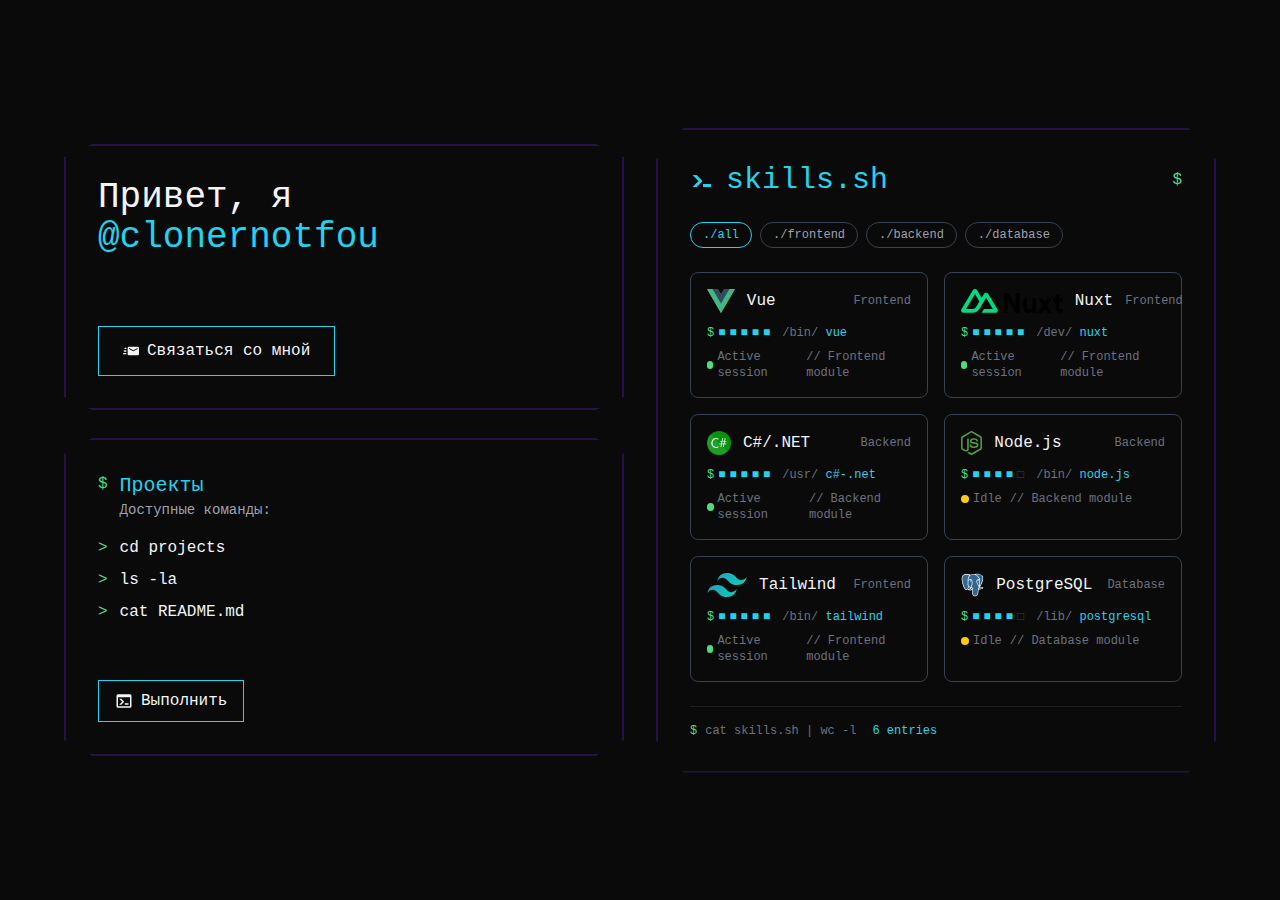
<file: index.html>
<!DOCTYPE html><html><head><meta charset="utf-8">
<meta name="viewport" content="width=device-width, initial-scale=1">
<style>*,::backdrop,:after,:before{--tw-border-spacing-x:0;--tw-border-spacing-y:0;--tw-translate-x:0;--tw-translate-y:0;--tw-rotate:0;--tw-skew-x:0;--tw-skew-y:0;--tw-scale-x:1;--tw-scale-y:1;--tw-pan-x: ;--tw-pan-y: ;--tw-pinch-zoom: ;--tw-scroll-snap-strictness:proximity;--tw-gradient-from-position: ;--tw-gradient-via-position: ;--tw-gradient-to-position: ;--tw-ordinal: ;--tw-slashed-zero: ;--tw-numeric-figure: ;--tw-numeric-spacing: ;--tw-numeric-fraction: ;--tw-ring-inset: ;--tw-ring-offset-width:0px;--tw-ring-offset-color:#fff;--tw-ring-color:#3b82f680;--tw-ring-offset-shadow:0 0 #0000;--tw-ring-shadow:0 0 #0000;--tw-shadow:0 0 #0000;--tw-shadow-colored:0 0 #0000;--tw-blur: ;--tw-brightness: ;--tw-contrast: ;--tw-grayscale: ;--tw-hue-rotate: ;--tw-invert: ;--tw-saturate: ;--tw-sepia: ;--tw-drop-shadow: ;--tw-backdrop-blur: ;--tw-backdrop-brightness: ;--tw-backdrop-contrast: ;--tw-backdrop-grayscale: ;--tw-backdrop-hue-rotate: ;--tw-backdrop-invert: ;--tw-backdrop-opacity: ;--tw-backdrop-saturate: ;--tw-backdrop-sepia: ;--tw-contain-size: ;--tw-contain-layout: ;--tw-contain-paint: ;--tw-contain-style: }/*! tailwindcss v3.4.17 | MIT License | https://tailwindcss.com*/*,:after,:before{border:0 solid #e5e7eb;box-sizing:border-box}:after,:before{--tw-content:""}:host,html{line-height:1.5;-webkit-text-size-adjust:100%;font-family:ui-sans-serif,system-ui,sans-serif,Apple Color Emoji,Segoe UI Emoji,Segoe UI Symbol,Noto Color Emoji;font-feature-settings:normal;font-variation-settings:normal;-moz-tab-size:4;tab-size:4;-webkit-tap-highlight-color:transparent}body{line-height:inherit;margin:0}hr{border-top-width:1px;color:inherit;height:0}abbr:where([title]){-webkit-text-decoration:underline dotted;text-decoration:underline dotted}h1,h2,h3,h4,h5,h6{font-size:inherit;font-weight:inherit}a{color:inherit;text-decoration:inherit}b,strong{font-weight:bolder}code,kbd,pre,samp{font-family:ui-monospace,SFMono-Regular,Menlo,Monaco,Consolas,Liberation Mono,Courier New,monospace;font-feature-settings:normal;font-size:1em;font-variation-settings:normal}small{font-size:80%}sub,sup{font-size:75%;line-height:0;position:relative;vertical-align:initial}sub{bottom:-.25em}sup{top:-.5em}table{border-collapse:collapse;border-color:inherit;text-indent:0}button,input,optgroup,select,textarea{color:inherit;font-family:inherit;font-feature-settings:inherit;font-size:100%;font-variation-settings:inherit;font-weight:inherit;letter-spacing:inherit;line-height:inherit;margin:0;padding:0}button,select{text-transform:none}button,input:where([type=button]),input:where([type=reset]),input:where([type=submit]){-webkit-appearance:button;background-color:initial;background-image:none}:-moz-focusring{outline:auto}:-moz-ui-invalid{box-shadow:none}progress{vertical-align:initial}::-webkit-inner-spin-button,::-webkit-outer-spin-button{height:auto}[type=search]{-webkit-appearance:textfield;outline-offset:-2px}::-webkit-search-decoration{-webkit-appearance:none}::-webkit-file-upload-button{-webkit-appearance:button;font:inherit}summary{display:list-item}blockquote,dd,dl,figure,h1,h2,h3,h4,h5,h6,hr,p,pre{margin:0}fieldset{margin:0}fieldset,legend{padding:0}menu,ol,ul{list-style:none;margin:0;padding:0}dialog{padding:0}textarea{resize:vertical}input::placeholder,textarea::placeholder{color:#9ca3af;opacity:1}[role=button],button{cursor:pointer}:disabled{cursor:default}audio,canvas,embed,iframe,img,object,svg,video{display:block;vertical-align:middle}img,video{height:auto;max-width:100%}[hidden]:where(:not([hidden=until-found])){display:none}.absolute{position:absolute}.relative{position:relative}.mx-auto{margin-left:auto;margin-right:auto}.mb-2{margin-bottom:.5rem}.mb-3{margin-bottom:.75rem}.mb-4{margin-bottom:1rem}.mb-6{margin-bottom:1.5rem}.mb-8{margin-bottom:2rem}.ml-0\.5{margin-left:.125rem}.ml-2{margin-left:.5rem}.ml-auto{margin-left:auto}.mr-3{margin-right:.75rem}.mt-1{margin-top:.25rem}.mt-2{margin-top:.5rem}.mt-3{margin-top:.75rem}.mt-4{margin-top:1rem}.mt-6{margin-top:1.5rem}.flex{display:flex}.inline-flex{display:inline-flex}.grid{display:grid}.h-2{height:.5rem}.min-h-\[120px\]{min-height:120px}.min-h-screen{min-height:100vh}.w-2{width:.5rem}.max-w-6xl{max-width:72rem}.flex-shrink-0{flex-shrink:0}.transform{transform:translate(var(--tw-translate-x),var(--tw-translate-y)) rotate(var(--tw-rotate)) skew(var(--tw-skew-x)) skewY(var(--tw-skew-y)) scaleX(var(--tw-scale-x)) scaleY(var(--tw-scale-y))}@keyframes bounce{0%,to{animation-timing-function:cubic-bezier(.8,0,1,1);transform:translateY(-25%)}50%{animation-timing-function:cubic-bezier(0,0,.2,1);transform:none}}.animate-bounce{animation:bounce 1s infinite}@keyframes pulse{50%{opacity:.5}}.animate-pulse{animation:pulse 2s cubic-bezier(.4,0,.6,1) infinite}.cursor-not-allowed{cursor:not-allowed}.grid-cols-1{grid-template-columns:repeat(1,minmax(0,1fr))}.flex-col{flex-direction:column}.flex-wrap{flex-wrap:wrap}.items-start{align-items:flex-start}.items-center{align-items:center}.items-baseline{align-items:baseline}.justify-center{justify-content:center}.justify-between{justify-content:space-between}.gap-1{gap:.25rem}.gap-2{gap:.5rem}.gap-3{gap:.75rem}.gap-4{gap:1rem}.gap-6{gap:1.5rem}.gap-8{gap:2rem}.space-y-2>:not([hidden])~:not([hidden]){--tw-space-y-reverse:0;margin-bottom:calc(.5rem*var(--tw-space-y-reverse));margin-top:calc(.5rem*(1 - var(--tw-space-y-reverse)))}.space-y-4>:not([hidden])~:not([hidden]){--tw-space-y-reverse:0;margin-bottom:calc(1rem*var(--tw-space-y-reverse));margin-top:calc(1rem*(1 - var(--tw-space-y-reverse)))}.space-y-7>:not([hidden])~:not([hidden]){--tw-space-y-reverse:0;margin-bottom:calc(1.75rem*var(--tw-space-y-reverse));margin-top:calc(1.75rem*(1 - var(--tw-space-y-reverse)))}.rounded{border-radius:.25rem}.rounded-full{border-radius:9999px}.rounded-lg{border-radius:.5rem}.border{border-width:1px}.border-t{border-top-width:1px}.border-cyan-400{--tw-border-opacity:1;border-color:rgb(34 211 238/var(--tw-border-opacity,1))}.border-gray-600{--tw-border-opacity:1;border-color:rgb(75 85 99/var(--tw-border-opacity,1))}.border-gray-700{--tw-border-opacity:1;border-color:rgb(55 65 81/var(--tw-border-opacity,1))}.border-gray-800{--tw-border-opacity:1;border-color:rgb(30 30 30/var(--tw-border-opacity,1))}.bg-cyan-400\/10{background-color:#22d3ee1a}.bg-gray-700{--tw-bg-opacity:1;background-color:rgb(55 65 81/var(--tw-bg-opacity,1))}.bg-gray-800{--tw-bg-opacity:1;background-color:rgb(30 30 30/var(--tw-bg-opacity,1))}.bg-gray-800\/50{background-color:#1e1e1e80}.bg-gray-900{--tw-bg-opacity:1;background-color:rgb(18 18 18/var(--tw-bg-opacity,1))}.bg-gray-950{--tw-bg-opacity:1;background-color:rgb(10 10 10/var(--tw-bg-opacity,1))}.bg-green-400{--tw-bg-opacity:1;background-color:rgb(74 222 128/var(--tw-bg-opacity,1))}.bg-green-900{--tw-bg-opacity:1;background-color:rgb(20 83 45/var(--tw-bg-opacity,1))}.bg-yellow-400{--tw-bg-opacity:1;background-color:rgb(250 204 21/var(--tw-bg-opacity,1))}.bg-yellow-900{--tw-bg-opacity:1;background-color:rgb(113 63 18/var(--tw-bg-opacity,1))}.p-3{padding:.75rem}.p-4{padding:1rem}.p-6{padding:1.5rem}.p-8{padding:2rem}.px-3{padding-left:.75rem;padding-right:.75rem}.px-4{padding-left:1rem;padding-right:1rem}.px-6{padding-left:1.5rem;padding-right:1.5rem}.py-1{padding-bottom:.25rem;padding-top:.25rem}.py-2{padding-bottom:.5rem;padding-top:.5rem}.py-3{padding-bottom:.75rem;padding-top:.75rem}.pt-4{padding-top:1rem}.font-mono{font-family:ui-monospace,SFMono-Regular,Menlo,Monaco,Consolas,Liberation Mono,Courier New,monospace}.text-2xl{font-size:1.5rem;line-height:2rem}.text-3xl{font-size:1.875rem;line-height:2.25rem}.text-4xl{font-size:2.25rem;line-height:2.5rem}.text-lg{font-size:1.125rem;line-height:1.75rem}.text-sm{font-size:.875rem;line-height:1.25rem}.text-xl{font-size:1.25rem;line-height:1.75rem}.text-xs{font-size:.75rem;line-height:1rem}.font-medium{font-weight:500}.capitalize{text-transform:capitalize}.text-cyan-400{--tw-text-opacity:1;color:rgb(34 211 238/var(--tw-text-opacity,1))}.text-gray-100{--tw-text-opacity:1;color:rgb(243 244 246/var(--tw-text-opacity,1))}.text-gray-300{--tw-text-opacity:1;color:rgb(209 213 219/var(--tw-text-opacity,1))}.text-gray-400{--tw-text-opacity:1;color:rgb(156 163 175/var(--tw-text-opacity,1))}.text-gray-500{--tw-text-opacity:1;color:rgb(107 114 128/var(--tw-text-opacity,1))}.text-gray-700{--tw-text-opacity:1;color:rgb(55 65 81/var(--tw-text-opacity,1))}.text-green-300{--tw-text-opacity:1;color:rgb(134 239 172/var(--tw-text-opacity,1))}.text-green-400{--tw-text-opacity:1;color:rgb(74 222 128/var(--tw-text-opacity,1))}.text-yellow-300{--tw-text-opacity:1;color:rgb(253 224 71/var(--tw-text-opacity,1))}.opacity-0{opacity:0}.opacity-50{opacity:.5}.filter{filter:var(--tw-blur) var(--tw-brightness) var(--tw-contrast) var(--tw-grayscale) var(--tw-hue-rotate) var(--tw-invert) var(--tw-saturate) var(--tw-sepia) var(--tw-drop-shadow)}.transition{transition-duration:.15s;transition-property:color,background-color,border-color,text-decoration-color,fill,stroke,opacity,box-shadow,transform,filter,backdrop-filter;transition-timing-function:cubic-bezier(.4,0,.2,1)}.delay-100{transition-delay:.1s}.delay-200{transition-delay:.2s}.hover\:border-cyan-400:hover{--tw-border-opacity:1;border-color:rgb(34 211 238/var(--tw-border-opacity,1))}.hover\:border-cyan-400\/30:hover{border-color:#22d3ee4d}.hover\:border-gray-600:hover{--tw-border-opacity:1;border-color:rgb(75 85 99/var(--tw-border-opacity,1))}.hover\:bg-cyan-400\/10:hover{background-color:#22d3ee1a}.hover\:text-cyan-400:hover{--tw-text-opacity:1;color:rgb(34 211 238/var(--tw-text-opacity,1))}.group:hover .group-hover\:opacity-100{opacity:1}@media (min-width:640px){.sm\:grid-cols-2{grid-template-columns:repeat(2,minmax(0,1fr))}}@media (min-width:768px){.md\:grid-cols-2{grid-template-columns:repeat(2,minmax(0,1fr))}}@media (min-width:1024px){.lg\:sticky{position:sticky}.lg\:top-4{top:1rem}.lg\:h-\[calc\(100vh-2rem\)\]{height:calc(100vh - 2rem)}.lg\:grid-cols-2{grid-template-columns:repeat(2,minmax(0,1fr))}.lg\:grid-cols-3{grid-template-columns:repeat(3,minmax(0,1fr))}}</style>
<style>.custom-border{border-color:#6d28d94d;border-width:2px;clip-path:polygon(0 5%,5% 0,95% 0,100% 5%,100% 95%,95% 100%,5% 100%,0 95%,0 5%)}</style>
<style>.page-enter-active,.page-leave-active{transition:all .5s ease}.page-enter-from,.page-leave-to{opacity:0}.page-leave-active{position:absolute;width:100%}body,html{background-color:#0a0a0a;margin:0;padding:0}</style>
<style>.animate-fade-in{animation:fadeIn .5s ease-out}@keyframes fadeIn{0%{opacity:0;transform:translateY(10px)}to{opacity:1;transform:translateY(0)}}</style>
<link rel="stylesheet" href="/_nuxt/entry.9pPwhz4I.css" crossorigin>
<link rel="stylesheet" href="/_nuxt/index.CWKiGK_-.css" crossorigin>
<style>:where(.i-logos\:c-sharp){display:inline-block;width:1em;height:1em;background-repeat:no-repeat;background-size:100% 100%;background-image:url("data:image/svg+xml,%3Csvg xmlns='http://www.w3.org/2000/svg' viewBox='0 0 256 256' width='256' height='256'%3E%3Ccircle cx='128' cy='128' r='128' fill='%2305930C'/%3E%3Cpath fill='%23FFF' fill-opacity='.1' d='m38.903 36.1l180.833 181.166C196.483 241.16 163.974 256 128 256C57.308 256 0 198.692 0 128c0-36.06 14.91-68.636 38.903-91.9'/%3E%3Cpath fill='%23FFF' d='M121.72 174.2a59.1 59.1 0 0 1-28 5.92a44.92 44.92 0 0 1-34.44-13.84a51.12 51.12 0 0 1-12.92-36.36a53.56 53.56 0 0 1 14.56-39.08A49.4 49.4 0 0 1 97.96 76a59.2 59.2 0 0 1 23.76 4v12.6a48 48 0 0 0-24-6.04a36.68 36.68 0 0 0-28 11.6a43.72 43.72 0 0 0-10.8 31A41.6 41.6 0 0 0 69 158.52a34.32 34.32 0 0 0 26.48 10.92a49.7 49.7 0 0 0 26.28-6.76zm89.32-68.36l-1.6 7.44h-18.4l-4.4 21.12h19.76l-1.88 7.44h-19.36l-6.2 28h-8.84l6.04-28h-17.6l-5.92 28H144l5.92-28h-18.56l1.4-7.44h18.64l4.28-21.08H136.2l1.48-7.44h19.48l5.92-28.28H172l-5.92 28.28h17.72l6.04-28.28h8.64l-5.92 28.28zm-28.68 7.44H164.6L160 134.4h17.84z'/%3E%3C/svg%3E")}:where(.i-logos\:nodejs-icon){display:inline-block;width:0.89em;height:1em;background-repeat:no-repeat;background-size:100% 100%;background-image:url("data:image/svg+xml,%3Csvg xmlns='http://www.w3.org/2000/svg' viewBox='0 0 256 289' width='256' height='289'%3E%3Cpath fill='%23539E43' d='M128 288.464c-3.975 0-7.685-1.06-11.13-2.915l-35.247-20.936c-5.3-2.915-2.65-3.975-1.06-4.505c7.155-2.385 8.48-2.915 15.9-7.156c.796-.53 1.856-.265 2.65.265l27.032 16.166c1.06.53 2.385.53 3.18 0l105.74-61.217c1.06-.53 1.59-1.59 1.59-2.915V83.08c0-1.325-.53-2.385-1.59-2.915l-105.74-60.953c-1.06-.53-2.385-.53-3.18 0L20.405 80.166c-1.06.53-1.59 1.855-1.59 2.915v122.17c0 1.06.53 2.385 1.59 2.915l28.887 16.695c15.636 7.95 25.44-1.325 25.44-10.6V93.68c0-1.59 1.326-3.18 3.181-3.18h13.516c1.59 0 3.18 1.325 3.18 3.18v120.58c0 20.936-11.396 33.126-31.272 33.126c-6.095 0-10.865 0-24.38-6.625l-27.827-15.9C4.24 220.885 0 213.465 0 205.515V83.346C0 75.396 4.24 67.976 11.13 64L116.87 2.783c6.625-3.71 15.635-3.71 22.26 0L244.87 64C251.76 67.975 256 75.395 256 83.346v122.17c0 7.95-4.24 15.37-11.13 19.345L139.13 286.08c-3.445 1.59-7.42 2.385-11.13 2.385m32.596-84.009c-46.377 0-55.917-21.2-55.917-39.221c0-1.59 1.325-3.18 3.18-3.18h13.78c1.59 0 2.916 1.06 2.916 2.65c2.12 14.045 8.215 20.936 36.306 20.936c22.261 0 31.802-5.035 31.802-16.96c0-6.891-2.65-11.926-37.367-15.372c-28.886-2.915-46.907-9.275-46.907-32.33c0-21.467 18.02-34.187 48.232-34.187c33.921 0 50.617 11.66 52.737 37.101q0 1.193-.795 2.385c-.53.53-1.325 1.06-2.12 1.06h-13.78c-1.326 0-2.65-1.06-2.916-2.385c-3.18-14.575-11.395-19.345-33.126-19.345c-24.38 0-27.296 8.48-27.296 14.84c0 7.686 3.445 10.07 36.306 14.31c32.597 4.24 47.967 10.336 47.967 33.127c-.265 23.321-19.345 36.571-53.002 36.571'/%3E%3C/svg%3E")}:where(.i-logos\:nuxt){display:inline-block;width:4.24em;height:1em;background-repeat:no-repeat;background-size:100% 100%;background-image:url("data:image/svg+xml,%3Csvg xmlns='http://www.w3.org/2000/svg' viewBox='0 0 512 121' width='512' height='121'%3E%3Cpath fill='%2300DC82' d='M103.405 120.261h68.52c2.177 0 4.314-.555 6.2-1.61a12.2 12.2 0 0 0 4.536-4.403a11.75 11.75 0 0 0 1.66-6.013c0-2.111-.575-4.185-1.665-6.013l-46.016-77.31a12.2 12.2 0 0 0-4.536-4.402a12.7 12.7 0 0 0-6.198-1.61a12.7 12.7 0 0 0-6.198 1.61a12.2 12.2 0 0 0-4.537 4.402l-11.766 19.78l-23.004-38.68a12.2 12.2 0 0 0-4.539-4.401A12.7 12.7 0 0 0 69.663 0a12.7 12.7 0 0 0-6.199 1.61a12.2 12.2 0 0 0-4.538 4.402l-57.262 96.21A11.74 11.74 0 0 0 0 108.235c0 2.11.571 4.185 1.659 6.013a12.2 12.2 0 0 0 4.537 4.402a12.7 12.7 0 0 0 6.2 1.611h43.01c17.042 0 29.61-7.26 38.257-21.426l20.994-35.268l11.245-18.874l33.75 56.694h-44.995zm-48.7-18.893l-30.016-.007l44.994-75.588l22.45 37.794l-15.031 25.261c-5.743 9.191-12.267 12.54-22.397 12.54'/%3E%3Cpath d='M215.04 119.13h20.119V74.115c0-12.881-1.342-25.762-1.342-25.762l1.186 2.641c1.871 4.088 5.77 12.297 10.349 20.149l27.494 47.985h21.594V20.044h-20.252l.002 45.862c.056 12.598 1.339 25.055 1.339 25.055l-1.014-2.296c-1.79-3.986-5.764-12.539-10.386-20.636l-27.63-47.985H215.04zm143.205-71.342v39.068c0 9.059-5.767 15.853-13.949 15.853c-7.644 0-13.01-6.228-13.01-14.863V47.788h-18.642v44.446c0 16.279 9.925 28.028 25.08 28.028c9.255 0 16.765-4.247 20.52-11.041v9.908h18.778V47.788zm73.38 34.255l22.669-34.255H433.77l-12.337 18.826l-12.342-18.826h-20.386l22.669 34.114l-24.411 37.227h19.986l14.616-21.94l14.484 21.94h19.852zm43.627-34.255h-13.011v16.42h13.011v29.017c0 16.562 10.059 25.904 25.618 25.904H512v-16.561h-8.582c-6.035 0-9.525-3.256-9.525-10.192V64.207H512v-16.42h-18.107v-21.09h-18.64z'/%3E%3C/svg%3E")}:where(.i-logos\:postgresql){display:inline-block;width:0.97em;height:1em;background-repeat:no-repeat;background-size:100% 100%;background-image:url("data:image/svg+xml,%3Csvg xmlns='http://www.w3.org/2000/svg' viewBox='0 0 256 264' width='256' height='264'%3E%3Cpath d='M255.008 158.086c-1.535-4.649-5.556-7.887-10.756-8.664c-2.452-.366-5.26-.21-8.583.475c-5.792 1.195-10.089 1.65-13.225 1.738c11.837-19.985 21.462-42.775 27.003-64.228c8.96-34.689 4.172-50.492-1.423-57.64C233.217 10.847 211.614.683 185.552.372c-13.903-.17-26.108 2.575-32.475 4.549c-5.928-1.046-12.302-1.63-18.99-1.738c-12.537-.2-23.614 2.533-33.079 8.15c-5.24-1.772-13.65-4.27-23.362-5.864c-22.842-3.75-41.252-.828-54.718 8.685C6.622 25.672-.937 45.684.461 73.634c.444 8.874 5.408 35.874 13.224 61.48c4.492 14.718 9.282 26.94 14.237 36.33c7.027 13.315 14.546 21.156 22.987 23.972c4.731 1.576 13.327 2.68 22.368-4.85c1.146 1.388 2.675 2.767 4.704 4.048c2.577 1.625 5.728 2.953 8.875 3.74c11.341 2.835 21.964 2.126 31.027-1.848c.056 1.612.099 3.152.135 4.482c.06 2.157.12 4.272.199 6.25c.537 13.374 1.447 23.773 4.143 31.049c.148.4.347 1.01.557 1.657c1.345 4.118 3.594 11.012 9.316 16.411c5.925 5.593 13.092 7.308 19.656 7.308c3.292 0 6.433-.432 9.188-1.022c9.82-2.105 20.973-5.311 29.041-16.799c7.628-10.86 11.336-27.217 12.007-52.99q.13-1.094.244-2.088l.16-1.362l1.797.158l.463.031c10.002.456 22.232-1.665 29.743-5.154c5.935-2.754 24.954-12.795 20.476-26.351'/%3E%3Cpath fill='%23336791' d='M237.906 160.722c-29.74 6.135-31.785-3.934-31.785-3.934c31.4-46.593 44.527-105.736 33.2-120.211c-30.904-39.485-84.399-20.811-85.292-20.327l-.287.052c-5.876-1.22-12.451-1.946-19.842-2.067c-13.456-.22-23.664 3.528-31.41 9.402c0 0-95.43-39.314-90.991 49.444c.944 18.882 27.064 142.873 58.218 105.422c11.387-13.695 22.39-25.274 22.39-25.274c5.464 3.63 12.006 5.482 18.864 4.817l.533-.452c-.166 1.7-.09 3.363.213 5.332c-8.026 8.967-5.667 10.541-21.711 13.844c-16.235 3.346-6.698 9.302-.471 10.86c7.549 1.887 25.013 4.561 36.813-11.958l-.47 1.885c3.144 2.519 5.352 16.383 4.982 28.952c-.37 12.568-.617 21.197 1.86 27.937c2.479 6.74 4.948 21.905 26.04 17.386c17.623-3.777 26.756-13.564 28.027-29.89c.901-11.606 2.942-9.89 3.07-20.267l1.637-4.912c1.887-15.733.3-20.809 11.157-18.448l2.64.232c7.99.363 18.45-1.286 24.589-4.139c13.218-6.134 21.058-16.377 8.024-13.686z'/%3E%3Cpath fill='%23FFF' d='M108.076 81.525c-2.68-.373-5.107-.028-6.335.902c-.69.523-.904 1.129-.962 1.546c-.154 1.105.62 2.327 1.096 2.957c1.346 1.784 3.312 3.01 5.258 3.28q.423.059.842.058c3.245 0 6.196-2.527 6.456-4.392c.325-2.336-3.066-3.893-6.355-4.35m88.784.073c-.256-1.831-3.514-2.353-6.606-1.923c-3.088.43-6.082 1.824-5.832 3.659c.2 1.427 2.777 3.863 5.827 3.863q.387 0 .78-.054c2.036-.282 3.53-1.575 4.24-2.32c1.08-1.136 1.706-2.402 1.591-3.225'/%3E%3Cpath fill='%23FFF' d='M247.802 160.025c-1.134-3.429-4.784-4.532-10.848-3.28c-18.005 3.716-24.453 1.142-26.57-.417c13.995-21.32 25.508-47.092 31.719-71.137c2.942-11.39 4.567-21.968 4.7-30.59c.147-9.463-1.465-16.417-4.789-20.665c-13.402-17.125-33.072-26.311-56.882-26.563c-16.369-.184-30.199 4.005-32.88 5.183c-5.646-1.404-11.801-2.266-18.502-2.376c-12.288-.199-22.91 2.743-31.704 8.74c-3.82-1.422-13.692-4.811-25.765-6.756c-20.872-3.36-37.458-.814-49.294 7.571c-14.123 10.006-20.643 27.892-19.38 53.16c.425 8.501 5.269 34.653 12.913 59.698c10.062 32.964 21 51.625 32.508 55.464c1.347.449 2.9.763 4.613.763c4.198 0 9.345-1.892 14.7-8.33a530 530 0 0 1 20.261-22.926c4.524 2.428 9.494 3.784 14.577 3.92q.016.2.035.398a118 118 0 0 0-2.57 3.175c-3.522 4.471-4.255 5.402-15.592 7.736c-3.225.666-11.79 2.431-11.916 8.435c-.136 6.56 10.125 9.315 11.294 9.607c4.074 1.02 7.999 1.523 11.742 1.523c9.103 0 17.114-2.992 23.516-8.781c-.197 23.386.778 46.43 3.586 53.451c2.3 5.748 7.918 19.795 25.664 19.794c2.604 0 5.47-.303 8.623-.979c18.521-3.97 26.564-12.156 29.675-30.203c1.665-9.645 4.522-32.676 5.866-45.03c2.836.885 6.487 1.29 10.434 1.289c8.232 0 17.731-1.749 23.688-4.514c6.692-3.108 18.768-10.734 16.578-17.36m-44.106-83.48c-.061 3.647-.563 6.958-1.095 10.414c-.573 3.717-1.165 7.56-1.314 12.225c-.147 4.54.42 9.26.968 13.825c1.108 9.22 2.245 18.712-2.156 28.078a37 37 0 0 1-1.95-4.009c-.547-1.326-1.735-3.456-3.38-6.404c-6.399-11.476-21.384-38.35-13.713-49.316c2.285-3.264 8.084-6.62 22.64-4.813m-17.644-61.787c21.334.471 38.21 8.452 50.158 23.72c9.164 11.711-.927 64.998-30.14 110.969a171 171 0 0 0-.886-1.117l-.37-.462c7.549-12.467 6.073-24.802 4.759-35.738c-.54-4.488-1.05-8.727-.92-12.709c.134-4.22.692-7.84 1.232-11.34c.663-4.313 1.338-8.776 1.152-14.037c.139-.552.195-1.204.122-1.978c-.475-5.045-6.235-20.144-17.975-33.81c-6.422-7.475-15.787-15.84-28.574-21.482c5.5-1.14 13.021-2.203 21.442-2.016M66.674 175.778c-5.9 7.094-9.974 5.734-11.314 5.288c-8.73-2.912-18.86-21.364-27.791-50.624c-7.728-25.318-12.244-50.777-12.602-57.916c-1.128-22.578 4.345-38.313 16.268-46.769c19.404-13.76 51.306-5.524 64.125-1.347c-.184.182-.376.352-.558.537c-21.036 21.244-20.537 57.54-20.485 59.759c-.002.856.07 2.068.168 3.735c.362 6.105 1.036 17.467-.764 30.334c-1.672 11.957 2.014 23.66 10.111 32.109a36 36 0 0 0 2.617 2.468c-3.604 3.86-11.437 12.396-19.775 22.426m22.479-29.993c-6.526-6.81-9.49-16.282-8.133-25.99c1.9-13.592 1.199-25.43.822-31.79c-.053-.89-.1-1.67-.127-2.285c3.073-2.725 17.314-10.355 27.47-8.028c4.634 1.061 7.458 4.217 8.632 9.645c6.076 28.103.804 39.816-3.432 49.229c-.873 1.939-1.698 3.772-2.402 5.668l-.546 1.466c-1.382 3.706-2.668 7.152-3.465 10.424c-6.938-.02-13.687-2.984-18.819-8.34m1.065 37.9c-2.026-.506-3.848-1.385-4.917-2.114c.893-.42 2.482-.992 5.238-1.56c13.337-2.745 15.397-4.683 19.895-10.394c1.031-1.31 2.2-2.794 3.819-4.602l.002-.002c2.411-2.7 3.514-2.242 5.514-1.412c1.621.67 3.2 2.702 3.84 4.938c.303 1.056.643 3.06-.47 4.62c-9.396 13.156-23.088 12.987-32.921 10.526m69.799 64.952c-16.316 3.496-22.093-4.829-25.9-14.346c-2.457-6.144-3.665-33.85-2.808-64.447c.011-.407-.047-.8-.159-1.17a15.4 15.4 0 0 0-.456-2.162c-1.274-4.452-4.379-8.176-8.104-9.72c-1.48-.613-4.196-1.738-7.46-.903c.696-2.868 1.903-6.107 3.212-9.614l.549-1.475c.618-1.663 1.394-3.386 2.214-5.21c4.433-9.848 10.504-23.337 3.915-53.81c-2.468-11.414-10.71-16.988-23.204-15.693c-7.49.775-14.343 3.797-17.761 5.53c-.735.372-1.407.732-2.035 1.082c.954-11.5 4.558-32.992 18.04-46.59c8.489-8.56 19.794-12.788 33.568-12.56c27.14.444 44.544 14.372 54.366 25.979c8.464 10.001 13.047 20.076 14.876 25.51c-13.755-1.399-23.11 1.316-27.852 8.096c-10.317 14.748 5.644 43.372 13.315 57.129c1.407 2.521 2.621 4.7 3.003 5.626c2.498 6.054 5.732 10.096 8.093 13.046c.724.904 1.426 1.781 1.96 2.547c-4.166 1.201-11.649 3.976-10.967 17.847c-.55 6.96-4.461 39.546-6.448 51.059c-2.623 15.21-8.22 20.875-23.957 24.25m68.104-77.936c-4.26 1.977-11.389 3.46-18.161 3.779c-7.48.35-11.288-.838-12.184-1.569c-.42-8.644 2.797-9.547 6.202-10.503c.535-.15 1.057-.297 1.561-.473q.469.383 1.032.756c6.012 3.968 16.735 4.396 31.874 1.271l.166-.033c-2.042 1.909-5.536 4.471-10.49 6.772'/%3E%3C/svg%3E")}:where(.i-logos\:tailwindcss-icon){display:inline-block;width:1.67em;height:1em;background-repeat:no-repeat;background-size:100% 100%;background-image:url("data:image/svg+xml,%3Csvg xmlns='http://www.w3.org/2000/svg' viewBox='0 0 256 154' width='256' height='154'%3E%3Cdefs%3E%3ClinearGradient id='logosTailwindcssIcon0' x1='-2.778%25' x2='100%25' y1='32%25' y2='67.556%25'%3E%3Cstop offset='0%25' stop-color='%232298BD'/%3E%3Cstop offset='100%25' stop-color='%230ED7B5'/%3E%3C/linearGradient%3E%3C/defs%3E%3Cpath fill='url(%23logosTailwindcssIcon0)' d='M128 0Q76.8 0 64 51.2Q83.2 25.6 108.8 32c9.737 2.434 16.697 9.499 24.401 17.318C145.751 62.057 160.275 76.8 192 76.8q51.2 0 64-51.2q-19.2 25.6-44.8 19.2c-9.737-2.434-16.697-9.499-24.401-17.318C174.249 14.743 159.725 0 128 0M64 76.8q-51.2 0-64 51.2q19.2-25.6 44.8-19.2c9.737 2.434 16.697 9.499 24.401 17.318C81.751 138.857 96.275 153.6 128 153.6q51.2 0 64-51.2q-19.2 25.6-44.8 19.2c-9.737-2.434-16.697-9.499-24.401-17.318C110.249 91.543 95.725 76.8 64 76.8'/%3E%3C/svg%3E")}:where(.i-logos\:vue){display:inline-block;width:1.16em;height:1em;background-repeat:no-repeat;background-size:100% 100%;background-image:url("data:image/svg+xml,%3Csvg xmlns='http://www.w3.org/2000/svg' viewBox='0 0 256 221' width='256' height='221'%3E%3Cpath fill='%2341B883' d='M204.8 0H256L128 220.8L0 0h97.92L128 51.2L157.44 0z'/%3E%3Cpath fill='%2341B883' d='m0 0l128 220.8L256 0h-51.2L128 132.48L50.56 0z'/%3E%3Cpath fill='%2335495E' d='M50.56 0L128 133.12L204.8 0h-47.36L128 51.2L97.92 0z'/%3E%3C/svg%3E")}:where(.i-mdi\:console-line){display:inline-block;width:1em;height:1em;background-color:currentColor;-webkit-mask-image:var(--svg);mask-image:var(--svg);-webkit-mask-repeat:no-repeat;mask-repeat:no-repeat;-webkit-mask-size:100% 100%;mask-size:100% 100%;--svg:url("data:image/svg+xml,%3Csvg xmlns='http://www.w3.org/2000/svg' viewBox='0 0 24 24' width='24' height='24'%3E%3Cpath fill='black' d='M13 19v-3h8v3zm-4.5-6L2.47 7h4.24l4.96 4.95c.58.59.58 1.55 0 2.12L6.74 19H2.5z'/%3E%3C/svg%3E")}:where(.i-mdi\:email-fast){display:inline-block;width:1em;height:1em;background-color:currentColor;-webkit-mask-image:var(--svg);mask-image:var(--svg);-webkit-mask-repeat:no-repeat;mask-repeat:no-repeat;-webkit-mask-size:100% 100%;mask-size:100% 100%;--svg:url("data:image/svg+xml,%3Csvg xmlns='http://www.w3.org/2000/svg' viewBox='0 0 24 24' width='24' height='24'%3E%3Cpath fill='black' d='M22 5.5H9c-1.1 0-2 .9-2 2v9a2 2 0 0 0 2 2h13c1.11 0 2-.89 2-2v-9a2 2 0 0 0-2-2m0 3.67l-6.5 3.33L9 9.17V7.5l6.5 3.31L22 7.5zM5 16.5c0 .17.03.33.05.5H1c-.552 0-1-.45-1-1s.448-1 1-1h4zM3 7h2.05c-.02.17-.05.33-.05.5V9H3c-.55 0-1-.45-1-1s.45-1 1-1m-2 5c0-.55.45-1 1-1h3v2H2c-.55 0-1-.45-1-1'/%3E%3C/svg%3E")}:where(.i-mdi\:terminal){display:inline-block;width:1em;height:1em;background-color:currentColor;-webkit-mask-image:var(--svg);mask-image:var(--svg);-webkit-mask-repeat:no-repeat;mask-repeat:no-repeat;-webkit-mask-size:100% 100%;mask-size:100% 100%;--svg:url("data:image/svg+xml,%3Csvg xmlns='http://www.w3.org/2000/svg' viewBox='0 0 24 24' width='24' height='24'%3E%3Cpath fill='black' d='M20 19V7H4v12zm0-16a2 2 0 0 1 2 2v14a2 2 0 0 1-2 2H4a2 2 0 0 1-2-2V5a2 2 0 0 1 2-2zm-7 14v-2h5v2zm-3.42-4L5.57 9H8.4l3.3 3.3c.39.39.39 1.03 0 1.42L8.42 17H5.59z'/%3E%3C/svg%3E")}</style>
<link rel="preload" as="fetch" crossorigin="anonymous" href="/_payload.json?d56e600c-997e-4abd-84fc-c7ed64412418">
<link rel="modulepreload" as="script" crossorigin href="/_nuxt/BIsUjrgM.js">
<link rel="modulepreload" as="script" crossorigin href="/_nuxt/Bd7a5GI9.js">
<link rel="modulepreload" as="script" crossorigin href="/_nuxt/pOSlQrre.js">
<link rel="modulepreload" as="script" crossorigin href="/_nuxt/R5SQk0JW.js">
<link rel="preload" as="fetch" fetchpriority="low" crossorigin="anonymous" href="/_nuxt/builds/meta/d56e600c-997e-4abd-84fc-c7ed64412418.json">
<link rel="prefetch" as="script" crossorigin href="/_nuxt/BYgBP9BH.js">
<link rel="prefetch" as="script" crossorigin href="/_nuxt/DaSeT2rQ.js">
<link rel="prefetch" as="script" crossorigin href="/_nuxt/C4Ilibeg.js">
<script type="module" src="/_nuxt/BIsUjrgM.js" crossorigin></script></head><body><div id="__nuxt"><div class="min-h-screen bg-gray-950 text-gray-100 p-4"><div class="max-w-6xl mx-auto grid grid-cols-1 lg:grid-cols-2 gap-8"><div class="flex flex-col justify-center space-y-7 lg:sticky lg:top-4 lg:h-[calc(100vh-2rem)]"><div class="custom-border p-8"><h1 class="text-4xl font-mono mb-4"> Привет, я <span class="text-cyan-400"></span></h1><p class="text-lg mb-6 font-mono"><br><span class="relative"> <!----></span></p><div class="flex gap-4"><a href="#contacts" class="px-6 py-3 border border-cyan-400 hover:bg-cyan-400/10 transition flex items-center gap-2 font-mono"><span class="iconify i-mdi:email-fast" aria-hidden="true" style=""></span> Связаться со мной </a></div></div><div class="custom-border p-8 font-mono"><div class="flex items-start gap-3 mb-4"><span class="text-green-400">$</span><div><h3 class="text-xl text-cyan-400">Проекты</h3><p class="text-gray-400 text-sm">Доступные команды:</p></div></div><div class="space-y-2 mb-6 min-h-[120px]"><!--[--><div class="flex items-baseline gap-3 group"><span class="text-green-400">&gt;</span><span>cd projects</span><span class="text-gray-500 text-xs opacity-0 group-hover:opacity-100 transition"> // переход в директорию проектов</span></div><div class="flex items-baseline gap-3 group"><span class="text-green-400">&gt;</span><span>ls -la</span><span class="text-gray-500 text-xs opacity-0 group-hover:opacity-100 transition"> // получение списка проектов</span></div><div class="flex items-baseline gap-3 group"><span class="text-green-400">&gt;</span><span>cat README.md</span><span class="text-gray-500 text-xs opacity-0 group-hover:opacity-100 transition"> // чтение описания</span></div><!--]--><!----></div><button class="border-cyan-400 hover:bg-cyan-400/10 inline-flex items-center gap-2 px-4 py-2 border transition"><span class="iconify i-mdi:terminal text-lg" aria-hidden="true" style=""></span><span>Выполнить</span></button></div></div><div class="flex flex-col justify-center"><div class="custom-border p-8 font-mono"><div class="flex items-center gap-3 mb-6"><span class="iconify i-mdi:console-line text-2xl text-cyan-400" aria-hidden="true" style=""></span><h2 class="text-3xl text-cyan-400">skills.sh</h2><span class="text-green-400 ml-auto">$</span></div><div class="flex flex-wrap gap-2 mb-6"><!--[--><button class="border-cyan-400 text-cyan-400 px-3 py-1 text-xs border rounded-full transition font-mono"> ./all</button><button class="border-gray-700 text-gray-400 hover:border-gray-600 px-3 py-1 text-xs border rounded-full transition font-mono"> ./frontend</button><button class="border-gray-700 text-gray-400 hover:border-gray-600 px-3 py-1 text-xs border rounded-full transition font-mono"> ./backend</button><button class="border-gray-700 text-gray-400 hover:border-gray-600 px-3 py-1 text-xs border rounded-full transition font-mono"> ./database</button><!--]--></div><div class="grid grid-cols-1 sm:grid-cols-2 gap-4"><!--[--><div class="p-4 border border-gray-700 hover:border-cyan-400/30 transition rounded-lg group"><div class="flex items-center gap-3"><span class="iconify i-logos:vue text-2xl flex-shrink-0" aria-hidden="true" style=""></span><h3 class="font-medium">Vue</h3><span class="ml-auto text-xs text-gray-500 font-mono">Frontend</span></div><div class="mt-3 flex items-center gap-1 text-xs"><span class="text-green-400">$</span><!--[--><span class="text-cyan-400 transition">■</span><span class="text-cyan-400 transition">■</span><span class="text-cyan-400 transition">■</span><span class="text-cyan-400 transition">■</span><span class="text-cyan-400 animate-pulse transition">■</span><!--]--><span class="text-gray-500 ml-2"> /lib/ <span class="text-cyan-400">vue</span></span></div><div class="mt-2 text-xs text-gray-500 flex items-center gap-2"><span class="flex items-center gap-1"><span class="bg-green-400 w-2 h-2 rounded-full"></span> Active session</span><span>// Frontend module</span></div></div><div class="p-4 border border-gray-700 hover:border-cyan-400/30 transition rounded-lg group"><div class="flex items-center gap-3"><span class="iconify i-logos:nuxt text-2xl flex-shrink-0" aria-hidden="true" style=""></span><h3 class="font-medium">Nuxt</h3><span class="ml-auto text-xs text-gray-500 font-mono">Frontend</span></div><div class="mt-3 flex items-center gap-1 text-xs"><span class="text-green-400">$</span><!--[--><span class="text-cyan-400 transition">■</span><span class="text-cyan-400 transition">■</span><span class="text-cyan-400 transition">■</span><span class="text-cyan-400 transition">■</span><span class="text-cyan-400 animate-pulse transition">■</span><!--]--><span class="text-gray-500 ml-2"> /lib/ <span class="text-cyan-400">nuxt</span></span></div><div class="mt-2 text-xs text-gray-500 flex items-center gap-2"><span class="flex items-center gap-1"><span class="bg-green-400 w-2 h-2 rounded-full"></span> Active session</span><span>// Frontend module</span></div></div><div class="p-4 border border-gray-700 hover:border-cyan-400/30 transition rounded-lg group"><div class="flex items-center gap-3"><span class="iconify i-logos:c-sharp text-2xl flex-shrink-0" aria-hidden="true" style=""></span><h3 class="font-medium">C#/.NET</h3><span class="ml-auto text-xs text-gray-500 font-mono">Backend</span></div><div class="mt-3 flex items-center gap-1 text-xs"><span class="text-green-400">$</span><!--[--><span class="text-cyan-400 transition">■</span><span class="text-cyan-400 transition">■</span><span class="text-cyan-400 transition">■</span><span class="text-cyan-400 transition">■</span><span class="text-cyan-400 animate-pulse transition">■</span><!--]--><span class="text-gray-500 ml-2"> /bin/ <span class="text-cyan-400">c#-.net</span></span></div><div class="mt-2 text-xs text-gray-500 flex items-center gap-2"><span class="flex items-center gap-1"><span class="bg-green-400 w-2 h-2 rounded-full"></span> Active session</span><span>// Backend module</span></div></div><div class="p-4 border border-gray-700 hover:border-cyan-400/30 transition rounded-lg group"><div class="flex items-center gap-3"><span class="iconify i-logos:nodejs-icon text-2xl flex-shrink-0" aria-hidden="true" style=""></span><h3 class="font-medium">Node.js</h3><span class="ml-auto text-xs text-gray-500 font-mono">Backend</span></div><div class="mt-3 flex items-center gap-1 text-xs"><span class="text-green-400">$</span><!--[--><span class="text-cyan-400 transition">■</span><span class="text-cyan-400 transition">■</span><span class="text-cyan-400 transition">■</span><span class="text-cyan-400 transition">■</span><span class="text-gray-700 transition">□</span><!--]--><span class="text-gray-500 ml-2"> /lib/ <span class="text-cyan-400">node.js</span></span></div><div class="mt-2 text-xs text-gray-500 flex items-center gap-2"><span class="flex items-center gap-1"><span class="bg-yellow-400 w-2 h-2 rounded-full"></span> Idle</span><span>// Backend module</span></div></div><div class="p-4 border border-gray-700 hover:border-cyan-400/30 transition rounded-lg group"><div class="flex items-center gap-3"><span class="iconify i-logos:tailwindcss-icon text-2xl flex-shrink-0" aria-hidden="true" style=""></span><h3 class="font-medium">Tailwind</h3><span class="ml-auto text-xs text-gray-500 font-mono">Frontend</span></div><div class="mt-3 flex items-center gap-1 text-xs"><span class="text-green-400">$</span><!--[--><span class="text-cyan-400 transition">■</span><span class="text-cyan-400 transition">■</span><span class="text-cyan-400 transition">■</span><span class="text-cyan-400 transition">■</span><span class="text-cyan-400 animate-pulse transition">■</span><!--]--><span class="text-gray-500 ml-2"> /bin/ <span class="text-cyan-400">tailwind</span></span></div><div class="mt-2 text-xs text-gray-500 flex items-center gap-2"><span class="flex items-center gap-1"><span class="bg-green-400 w-2 h-2 rounded-full"></span> Active session</span><span>// Frontend module</span></div></div><div class="p-4 border border-gray-700 hover:border-cyan-400/30 transition rounded-lg group"><div class="flex items-center gap-3"><span class="iconify i-logos:postgresql text-2xl flex-shrink-0" aria-hidden="true" style=""></span><h3 class="font-medium">PostgreSQL</h3><span class="ml-auto text-xs text-gray-500 font-mono">Database</span></div><div class="mt-3 flex items-center gap-1 text-xs"><span class="text-green-400">$</span><!--[--><span class="text-cyan-400 transition">■</span><span class="text-cyan-400 transition">■</span><span class="text-cyan-400 transition">■</span><span class="text-cyan-400 transition">■</span><span class="text-gray-700 transition">□</span><!--]--><span class="text-gray-500 ml-2"> /dev/ <span class="text-cyan-400">postgresql</span></span></div><div class="mt-2 text-xs text-gray-500 flex items-center gap-2"><span class="flex items-center gap-1"><span class="bg-yellow-400 w-2 h-2 rounded-full"></span> Idle</span><span>// Database module</span></div></div><!--]--></div><div class="mt-6 pt-4 border-t border-gray-800 text-xs text-gray-500"><div class="flex items-center gap-2"><span class="text-green-400">$</span><span>cat skills.sh | wc -l</span><span class="text-cyan-400 ml-2">6 entries</span></div></div></div></div></div></div></div><div id="teleports"></div><script type="application/json" data-nuxt-data="nuxt-app" data-ssr="true" id="__NUXT_DATA__" data-src="/_payload.json?d56e600c-997e-4abd-84fc-c7ed64412418">[{"state":1,"once":3,"_errors":4,"serverRendered":6,"path":7,"prerenderedAt":8},["Reactive",2],{},["Set"],["ShallowReactive",5],{},true,"/",1744856989304]</script>
<script>window.__NUXT__={};window.__NUXT__.config={public:{},app:{baseURL:"/",buildId:"d56e600c-997e-4abd-84fc-c7ed64412418",buildAssetsDir:"/_nuxt/",cdnURL:""}}</script></body></html>
</file>
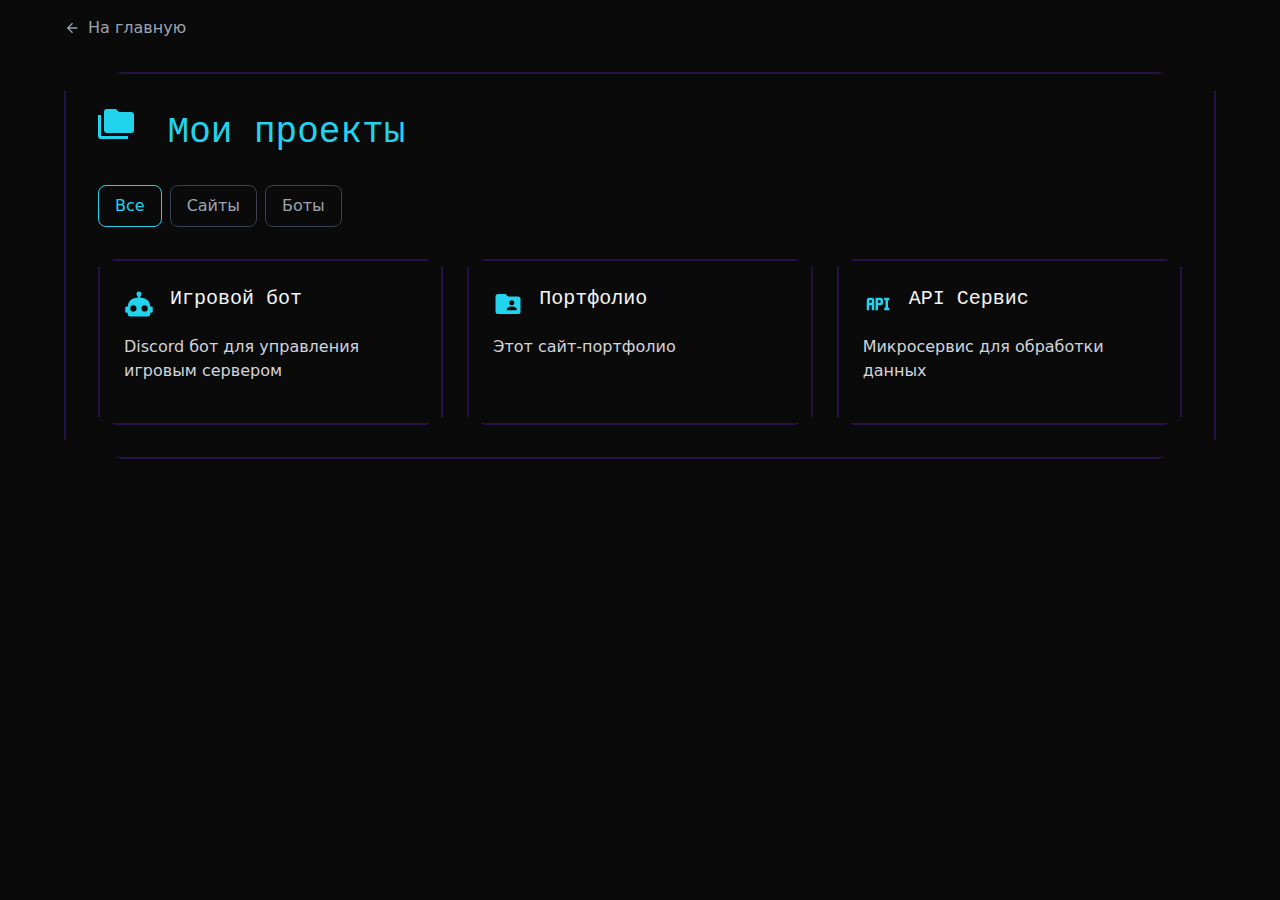
<file: projects/index.html>
<!DOCTYPE html><html><head><meta charset="utf-8">
<meta name="viewport" content="width=device-width, initial-scale=1">
<style>*,::backdrop,:after,:before{--tw-border-spacing-x:0;--tw-border-spacing-y:0;--tw-translate-x:0;--tw-translate-y:0;--tw-rotate:0;--tw-skew-x:0;--tw-skew-y:0;--tw-scale-x:1;--tw-scale-y:1;--tw-pan-x: ;--tw-pan-y: ;--tw-pinch-zoom: ;--tw-scroll-snap-strictness:proximity;--tw-gradient-from-position: ;--tw-gradient-via-position: ;--tw-gradient-to-position: ;--tw-ordinal: ;--tw-slashed-zero: ;--tw-numeric-figure: ;--tw-numeric-spacing: ;--tw-numeric-fraction: ;--tw-ring-inset: ;--tw-ring-offset-width:0px;--tw-ring-offset-color:#fff;--tw-ring-color:#3b82f680;--tw-ring-offset-shadow:0 0 #0000;--tw-ring-shadow:0 0 #0000;--tw-shadow:0 0 #0000;--tw-shadow-colored:0 0 #0000;--tw-blur: ;--tw-brightness: ;--tw-contrast: ;--tw-grayscale: ;--tw-hue-rotate: ;--tw-invert: ;--tw-saturate: ;--tw-sepia: ;--tw-drop-shadow: ;--tw-backdrop-blur: ;--tw-backdrop-brightness: ;--tw-backdrop-contrast: ;--tw-backdrop-grayscale: ;--tw-backdrop-hue-rotate: ;--tw-backdrop-invert: ;--tw-backdrop-opacity: ;--tw-backdrop-saturate: ;--tw-backdrop-sepia: ;--tw-contain-size: ;--tw-contain-layout: ;--tw-contain-paint: ;--tw-contain-style: }/*! tailwindcss v3.4.17 | MIT License | https://tailwindcss.com*/*,:after,:before{border:0 solid #e5e7eb;box-sizing:border-box}:after,:before{--tw-content:""}:host,html{line-height:1.5;-webkit-text-size-adjust:100%;font-family:ui-sans-serif,system-ui,sans-serif,Apple Color Emoji,Segoe UI Emoji,Segoe UI Symbol,Noto Color Emoji;font-feature-settings:normal;font-variation-settings:normal;-moz-tab-size:4;tab-size:4;-webkit-tap-highlight-color:transparent}body{line-height:inherit;margin:0}hr{border-top-width:1px;color:inherit;height:0}abbr:where([title]){-webkit-text-decoration:underline dotted;text-decoration:underline dotted}h1,h2,h3,h4,h5,h6{font-size:inherit;font-weight:inherit}a{color:inherit;text-decoration:inherit}b,strong{font-weight:bolder}code,kbd,pre,samp{font-family:ui-monospace,SFMono-Regular,Menlo,Monaco,Consolas,Liberation Mono,Courier New,monospace;font-feature-settings:normal;font-size:1em;font-variation-settings:normal}small{font-size:80%}sub,sup{font-size:75%;line-height:0;position:relative;vertical-align:initial}sub{bottom:-.25em}sup{top:-.5em}table{border-collapse:collapse;border-color:inherit;text-indent:0}button,input,optgroup,select,textarea{color:inherit;font-family:inherit;font-feature-settings:inherit;font-size:100%;font-variation-settings:inherit;font-weight:inherit;letter-spacing:inherit;line-height:inherit;margin:0;padding:0}button,select{text-transform:none}button,input:where([type=button]),input:where([type=reset]),input:where([type=submit]){-webkit-appearance:button;background-color:initial;background-image:none}:-moz-focusring{outline:auto}:-moz-ui-invalid{box-shadow:none}progress{vertical-align:initial}::-webkit-inner-spin-button,::-webkit-outer-spin-button{height:auto}[type=search]{-webkit-appearance:textfield;outline-offset:-2px}::-webkit-search-decoration{-webkit-appearance:none}::-webkit-file-upload-button{-webkit-appearance:button;font:inherit}summary{display:list-item}blockquote,dd,dl,figure,h1,h2,h3,h4,h5,h6,hr,p,pre{margin:0}fieldset{margin:0}fieldset,legend{padding:0}menu,ol,ul{list-style:none;margin:0;padding:0}dialog{padding:0}textarea{resize:vertical}input::placeholder,textarea::placeholder{color:#9ca3af;opacity:1}[role=button],button{cursor:pointer}:disabled{cursor:default}audio,canvas,embed,iframe,img,object,svg,video{display:block;vertical-align:middle}img,video{height:auto;max-width:100%}[hidden]:where(:not([hidden=until-found])){display:none}.absolute{position:absolute}.relative{position:relative}.mx-auto{margin-left:auto;margin-right:auto}.mb-2{margin-bottom:.5rem}.mb-3{margin-bottom:.75rem}.mb-4{margin-bottom:1rem}.mb-6{margin-bottom:1.5rem}.mb-8{margin-bottom:2rem}.ml-0\.5{margin-left:.125rem}.ml-2{margin-left:.5rem}.ml-auto{margin-left:auto}.mr-3{margin-right:.75rem}.mt-1{margin-top:.25rem}.mt-2{margin-top:.5rem}.mt-3{margin-top:.75rem}.mt-4{margin-top:1rem}.mt-6{margin-top:1.5rem}.flex{display:flex}.inline-flex{display:inline-flex}.grid{display:grid}.h-2{height:.5rem}.min-h-\[120px\]{min-height:120px}.min-h-screen{min-height:100vh}.w-2{width:.5rem}.max-w-6xl{max-width:72rem}.flex-shrink-0{flex-shrink:0}.transform{transform:translate(var(--tw-translate-x),var(--tw-translate-y)) rotate(var(--tw-rotate)) skew(var(--tw-skew-x)) skewY(var(--tw-skew-y)) scaleX(var(--tw-scale-x)) scaleY(var(--tw-scale-y))}@keyframes bounce{0%,to{animation-timing-function:cubic-bezier(.8,0,1,1);transform:translateY(-25%)}50%{animation-timing-function:cubic-bezier(0,0,.2,1);transform:none}}.animate-bounce{animation:bounce 1s infinite}@keyframes pulse{50%{opacity:.5}}.animate-pulse{animation:pulse 2s cubic-bezier(.4,0,.6,1) infinite}.cursor-not-allowed{cursor:not-allowed}.grid-cols-1{grid-template-columns:repeat(1,minmax(0,1fr))}.flex-col{flex-direction:column}.flex-wrap{flex-wrap:wrap}.items-start{align-items:flex-start}.items-center{align-items:center}.items-baseline{align-items:baseline}.justify-center{justify-content:center}.justify-between{justify-content:space-between}.gap-1{gap:.25rem}.gap-2{gap:.5rem}.gap-3{gap:.75rem}.gap-4{gap:1rem}.gap-6{gap:1.5rem}.gap-8{gap:2rem}.space-y-2>:not([hidden])~:not([hidden]){--tw-space-y-reverse:0;margin-bottom:calc(.5rem*var(--tw-space-y-reverse));margin-top:calc(.5rem*(1 - var(--tw-space-y-reverse)))}.space-y-4>:not([hidden])~:not([hidden]){--tw-space-y-reverse:0;margin-bottom:calc(1rem*var(--tw-space-y-reverse));margin-top:calc(1rem*(1 - var(--tw-space-y-reverse)))}.space-y-7>:not([hidden])~:not([hidden]){--tw-space-y-reverse:0;margin-bottom:calc(1.75rem*var(--tw-space-y-reverse));margin-top:calc(1.75rem*(1 - var(--tw-space-y-reverse)))}.rounded{border-radius:.25rem}.rounded-full{border-radius:9999px}.rounded-lg{border-radius:.5rem}.border{border-width:1px}.border-t{border-top-width:1px}.border-cyan-400{--tw-border-opacity:1;border-color:rgb(34 211 238/var(--tw-border-opacity,1))}.border-gray-600{--tw-border-opacity:1;border-color:rgb(75 85 99/var(--tw-border-opacity,1))}.border-gray-700{--tw-border-opacity:1;border-color:rgb(55 65 81/var(--tw-border-opacity,1))}.border-gray-800{--tw-border-opacity:1;border-color:rgb(30 30 30/var(--tw-border-opacity,1))}.bg-cyan-400\/10{background-color:#22d3ee1a}.bg-gray-700{--tw-bg-opacity:1;background-color:rgb(55 65 81/var(--tw-bg-opacity,1))}.bg-gray-800{--tw-bg-opacity:1;background-color:rgb(30 30 30/var(--tw-bg-opacity,1))}.bg-gray-800\/50{background-color:#1e1e1e80}.bg-gray-900{--tw-bg-opacity:1;background-color:rgb(18 18 18/var(--tw-bg-opacity,1))}.bg-gray-950{--tw-bg-opacity:1;background-color:rgb(10 10 10/var(--tw-bg-opacity,1))}.bg-green-400{--tw-bg-opacity:1;background-color:rgb(74 222 128/var(--tw-bg-opacity,1))}.bg-green-900{--tw-bg-opacity:1;background-color:rgb(20 83 45/var(--tw-bg-opacity,1))}.bg-yellow-400{--tw-bg-opacity:1;background-color:rgb(250 204 21/var(--tw-bg-opacity,1))}.bg-yellow-900{--tw-bg-opacity:1;background-color:rgb(113 63 18/var(--tw-bg-opacity,1))}.p-3{padding:.75rem}.p-4{padding:1rem}.p-6{padding:1.5rem}.p-8{padding:2rem}.px-3{padding-left:.75rem;padding-right:.75rem}.px-4{padding-left:1rem;padding-right:1rem}.px-6{padding-left:1.5rem;padding-right:1.5rem}.py-1{padding-bottom:.25rem;padding-top:.25rem}.py-2{padding-bottom:.5rem;padding-top:.5rem}.py-3{padding-bottom:.75rem;padding-top:.75rem}.pt-4{padding-top:1rem}.font-mono{font-family:ui-monospace,SFMono-Regular,Menlo,Monaco,Consolas,Liberation Mono,Courier New,monospace}.text-2xl{font-size:1.5rem;line-height:2rem}.text-3xl{font-size:1.875rem;line-height:2.25rem}.text-4xl{font-size:2.25rem;line-height:2.5rem}.text-lg{font-size:1.125rem;line-height:1.75rem}.text-sm{font-size:.875rem;line-height:1.25rem}.text-xl{font-size:1.25rem;line-height:1.75rem}.text-xs{font-size:.75rem;line-height:1rem}.font-medium{font-weight:500}.capitalize{text-transform:capitalize}.text-cyan-400{--tw-text-opacity:1;color:rgb(34 211 238/var(--tw-text-opacity,1))}.text-gray-100{--tw-text-opacity:1;color:rgb(243 244 246/var(--tw-text-opacity,1))}.text-gray-300{--tw-text-opacity:1;color:rgb(209 213 219/var(--tw-text-opacity,1))}.text-gray-400{--tw-text-opacity:1;color:rgb(156 163 175/var(--tw-text-opacity,1))}.text-gray-500{--tw-text-opacity:1;color:rgb(107 114 128/var(--tw-text-opacity,1))}.text-gray-700{--tw-text-opacity:1;color:rgb(55 65 81/var(--tw-text-opacity,1))}.text-green-300{--tw-text-opacity:1;color:rgb(134 239 172/var(--tw-text-opacity,1))}.text-green-400{--tw-text-opacity:1;color:rgb(74 222 128/var(--tw-text-opacity,1))}.text-yellow-300{--tw-text-opacity:1;color:rgb(253 224 71/var(--tw-text-opacity,1))}.opacity-0{opacity:0}.opacity-50{opacity:.5}.filter{filter:var(--tw-blur) var(--tw-brightness) var(--tw-contrast) var(--tw-grayscale) var(--tw-hue-rotate) var(--tw-invert) var(--tw-saturate) var(--tw-sepia) var(--tw-drop-shadow)}.transition{transition-duration:.15s;transition-property:color,background-color,border-color,text-decoration-color,fill,stroke,opacity,box-shadow,transform,filter,backdrop-filter;transition-timing-function:cubic-bezier(.4,0,.2,1)}.delay-100{transition-delay:.1s}.delay-200{transition-delay:.2s}.hover\:border-cyan-400:hover{--tw-border-opacity:1;border-color:rgb(34 211 238/var(--tw-border-opacity,1))}.hover\:border-cyan-400\/30:hover{border-color:#22d3ee4d}.hover\:border-gray-600:hover{--tw-border-opacity:1;border-color:rgb(75 85 99/var(--tw-border-opacity,1))}.hover\:bg-cyan-400\/10:hover{background-color:#22d3ee1a}.hover\:text-cyan-400:hover{--tw-text-opacity:1;color:rgb(34 211 238/var(--tw-text-opacity,1))}.group:hover .group-hover\:opacity-100{opacity:1}@media (min-width:640px){.sm\:grid-cols-2{grid-template-columns:repeat(2,minmax(0,1fr))}}@media (min-width:768px){.md\:grid-cols-2{grid-template-columns:repeat(2,minmax(0,1fr))}}@media (min-width:1024px){.lg\:sticky{position:sticky}.lg\:top-4{top:1rem}.lg\:h-\[calc\(100vh-2rem\)\]{height:calc(100vh - 2rem)}.lg\:grid-cols-2{grid-template-columns:repeat(2,minmax(0,1fr))}.lg\:grid-cols-3{grid-template-columns:repeat(3,minmax(0,1fr))}}</style>
<style>.custom-border{border-color:#6d28d94d;border-width:2px;clip-path:polygon(0 5%,5% 0,95% 0,100% 5%,100% 95%,95% 100%,5% 100%,0 95%,0 5%)}</style>
<style>.page-enter-active,.page-leave-active{transition:all .5s ease}.page-enter-from,.page-leave-to{opacity:0}.page-leave-active{position:absolute;width:100%}body,html{background-color:#0a0a0a;margin:0;padding:0}</style>
<link rel="stylesheet" href="/_nuxt/entry.9pPwhz4I.css" crossorigin>
<style>:where(.i-mdi\:api){display:inline-block;width:1em;height:1em;background-color:currentColor;-webkit-mask-image:var(--svg);mask-image:var(--svg);-webkit-mask-repeat:no-repeat;mask-repeat:no-repeat;-webkit-mask-size:100% 100%;mask-size:100% 100%;--svg:url("data:image/svg+xml,%3Csvg xmlns='http://www.w3.org/2000/svg' viewBox='0 0 24 24' width='24' height='24'%3E%3Cpath fill='black' d='M7 7H5a2 2 0 0 0-2 2v8h2v-4h2v4h2V9a2 2 0 0 0-2-2m0 4H5V9h2m7-2h-4v10h2v-4h2a2 2 0 0 0 2-2V9a2 2 0 0 0-2-2m0 4h-2V9h2m6 0v6h1v2h-4v-2h1V9h-1V7h4v2Z'/%3E%3C/svg%3E")}:where(.i-mdi\:arrow-left){display:inline-block;width:1em;height:1em;background-color:currentColor;-webkit-mask-image:var(--svg);mask-image:var(--svg);-webkit-mask-repeat:no-repeat;mask-repeat:no-repeat;-webkit-mask-size:100% 100%;mask-size:100% 100%;--svg:url("data:image/svg+xml,%3Csvg xmlns='http://www.w3.org/2000/svg' viewBox='0 0 24 24' width='24' height='24'%3E%3Cpath fill='black' d='M20 11v2H8l5.5 5.5l-1.42 1.42L4.16 12l7.92-7.92L13.5 5.5L8 11z'/%3E%3C/svg%3E")}:where(.i-mdi\:folder-account){display:inline-block;width:1em;height:1em;background-color:currentColor;-webkit-mask-image:var(--svg);mask-image:var(--svg);-webkit-mask-repeat:no-repeat;mask-repeat:no-repeat;-webkit-mask-size:100% 100%;mask-size:100% 100%;--svg:url("data:image/svg+xml,%3Csvg xmlns='http://www.w3.org/2000/svg' viewBox='0 0 24 24' width='24' height='24'%3E%3Cpath fill='black' d='M19 17h-8v-1c0-1.33 2.67-2 4-2s4 .67 4 2m-4-7a2 2 0 0 1 2 2a2 2 0 0 1-2 2a2 2 0 0 1-2-2a2 2 0 0 1 2-2m5-3h-8l-2-2H4c-1.11 0-2 .89-2 2v12a2 2 0 0 0 2 2h16a2 2 0 0 0 2-2V8a2 2 0 0 0-2-2'/%3E%3C/svg%3E")}:where(.i-mdi\:folder-multiple){display:inline-block;width:1em;height:1em;background-color:currentColor;-webkit-mask-image:var(--svg);mask-image:var(--svg);-webkit-mask-repeat:no-repeat;mask-repeat:no-repeat;-webkit-mask-size:100% 100%;mask-size:100% 100%;--svg:url("data:image/svg+xml,%3Csvg xmlns='http://www.w3.org/2000/svg' viewBox='0 0 24 24' width='24' height='24'%3E%3Cpath fill='black' d='M22 4h-8l-2-2H6a2 2 0 0 0-2 2v12a2 2 0 0 0 2 2h16a2 2 0 0 0 2-2V6a2 2 0 0 0-2-2M2 6H0v14a2 2 0 0 0 2 2h18v-2H2z'/%3E%3C/svg%3E")}:where(.i-mdi\:robot){display:inline-block;width:1em;height:1em;background-color:currentColor;-webkit-mask-image:var(--svg);mask-image:var(--svg);-webkit-mask-repeat:no-repeat;mask-repeat:no-repeat;-webkit-mask-size:100% 100%;mask-size:100% 100%;--svg:url("data:image/svg+xml,%3Csvg xmlns='http://www.w3.org/2000/svg' viewBox='0 0 24 24' width='24' height='24'%3E%3Cpath fill='black' d='M12 2a2 2 0 0 1 2 2c0 .74-.4 1.39-1 1.73V7h1a7 7 0 0 1 7 7h1a1 1 0 0 1 1 1v3a1 1 0 0 1-1 1h-1v1a2 2 0 0 1-2 2H5a2 2 0 0 1-2-2v-1H2a1 1 0 0 1-1-1v-3a1 1 0 0 1 1-1h1a7 7 0 0 1 7-7h1V5.73c-.6-.34-1-.99-1-1.73a2 2 0 0 1 2-2M7.5 13A2.5 2.5 0 0 0 5 15.5A2.5 2.5 0 0 0 7.5 18a2.5 2.5 0 0 0 2.5-2.5A2.5 2.5 0 0 0 7.5 13m9 0a2.5 2.5 0 0 0-2.5 2.5a2.5 2.5 0 0 0 2.5 2.5a2.5 2.5 0 0 0 2.5-2.5a2.5 2.5 0 0 0-2.5-2.5'/%3E%3C/svg%3E")}</style>
<link rel="preload" as="fetch" crossorigin="anonymous" href="/projects/_payload.json?d56e600c-997e-4abd-84fc-c7ed64412418">
<link rel="modulepreload" as="script" crossorigin href="/_nuxt/BIsUjrgM.js">
<link rel="modulepreload" as="script" crossorigin href="/_nuxt/BI71sted.js">
<link rel="modulepreload" as="script" crossorigin href="/_nuxt/pOSlQrre.js">
<link rel="modulepreload" as="script" crossorigin href="/_nuxt/R5SQk0JW.js">
<link rel="preload" as="fetch" fetchpriority="low" crossorigin="anonymous" href="/_nuxt/builds/meta/d56e600c-997e-4abd-84fc-c7ed64412418.json">
<link rel="prefetch" as="script" crossorigin href="/_nuxt/BYgBP9BH.js">
<link rel="prefetch" as="script" crossorigin href="/_nuxt/DaSeT2rQ.js">
<link rel="prefetch" as="script" crossorigin href="/_nuxt/C4Ilibeg.js">
<script type="module" src="/_nuxt/BIsUjrgM.js" crossorigin></script></head><body><div id="__nuxt"><div class="min-h-screen bg-gray-950 text-gray-100 p-4"><div class="max-w-6xl mx-auto"><div class="flex justify-between items-center mb-8"><a href="/" class="flex items-center gap-2 text-gray-400 hover:text-cyan-400 transition"><span class="iconify i-mdi:arrow-left" aria-hidden="true" style=""></span> На главную </a></div><div class="custom-border p-8"><h1 class="text-4xl font-mono mb-8 text-cyan-400"><span class="iconify i-mdi:folder-multiple mr-3" aria-hidden="true" style=""></span> Мои проекты </h1><div class="flex flex-wrap gap-2 mb-8"><!--[--><button class="border-cyan-400 text-cyan-400 px-4 py-2 rounded-lg border transition">Все</button><button class="border-gray-700 text-gray-400 px-4 py-2 rounded-lg border transition">Сайты</button><button class="border-gray-700 text-gray-400 px-4 py-2 rounded-lg border transition">Боты</button><!--]--></div><div class="grid md:grid-cols-2 lg:grid-cols-3 gap-6"><!--[--><div class="custom-border p-6 hover:border-cyan-400 transition"><div class="flex items-start gap-4 mb-4"><span class="iconify i-mdi:robot text-3xl text-cyan-400 mt-1" aria-hidden="true" style=""></span><div><h3 class="text-xl font-mono">Игровой бот</h3><!----></div></div><p class="text-gray-300 mb-4">Discord бот для управления игровым сервером</p><div class="flex flex-wrap gap-2"><!--[--><!----><!----><!----><!--]--></div></div><div class="custom-border p-6 hover:border-cyan-400 transition"><div class="flex items-start gap-4 mb-4"><span class="iconify i-mdi:folder-account text-3xl text-cyan-400 mt-1" aria-hidden="true" style=""></span><div><h3 class="text-xl font-mono">Портфолио</h3><!----></div></div><p class="text-gray-300 mb-4">Этот сайт-портфолио</p><div class="flex flex-wrap gap-2"><!--[--><!----><!----><!----><!--]--></div></div><div class="custom-border p-6 hover:border-cyan-400 transition"><div class="flex items-start gap-4 mb-4"><span class="iconify i-mdi:api text-3xl text-cyan-400 mt-1" aria-hidden="true" style=""></span><div><h3 class="text-xl font-mono">API Сервис</h3><!----></div></div><p class="text-gray-300 mb-4">Микросервис для обработки данных</p><div class="flex flex-wrap gap-2"><!--[--><!----><!----><!--]--></div></div><!--]--></div></div></div></div></div><div id="teleports"></div><script type="application/json" data-nuxt-data="nuxt-app" data-ssr="true" id="__NUXT_DATA__" data-src="/projects/_payload.json?d56e600c-997e-4abd-84fc-c7ed64412418">[{"state":1,"once":3,"_errors":4,"serverRendered":6,"path":7,"prerenderedAt":8},["Reactive",2],{},["Set"],["ShallowReactive",5],{},true,"/projects",1744856989962]</script>
<script>window.__NUXT__={};window.__NUXT__.config={public:{},app:{baseURL:"/",buildId:"d56e600c-997e-4abd-84fc-c7ed64412418",buildAssetsDir:"/_nuxt/",cdnURL:""}}</script></body></html>
</file>
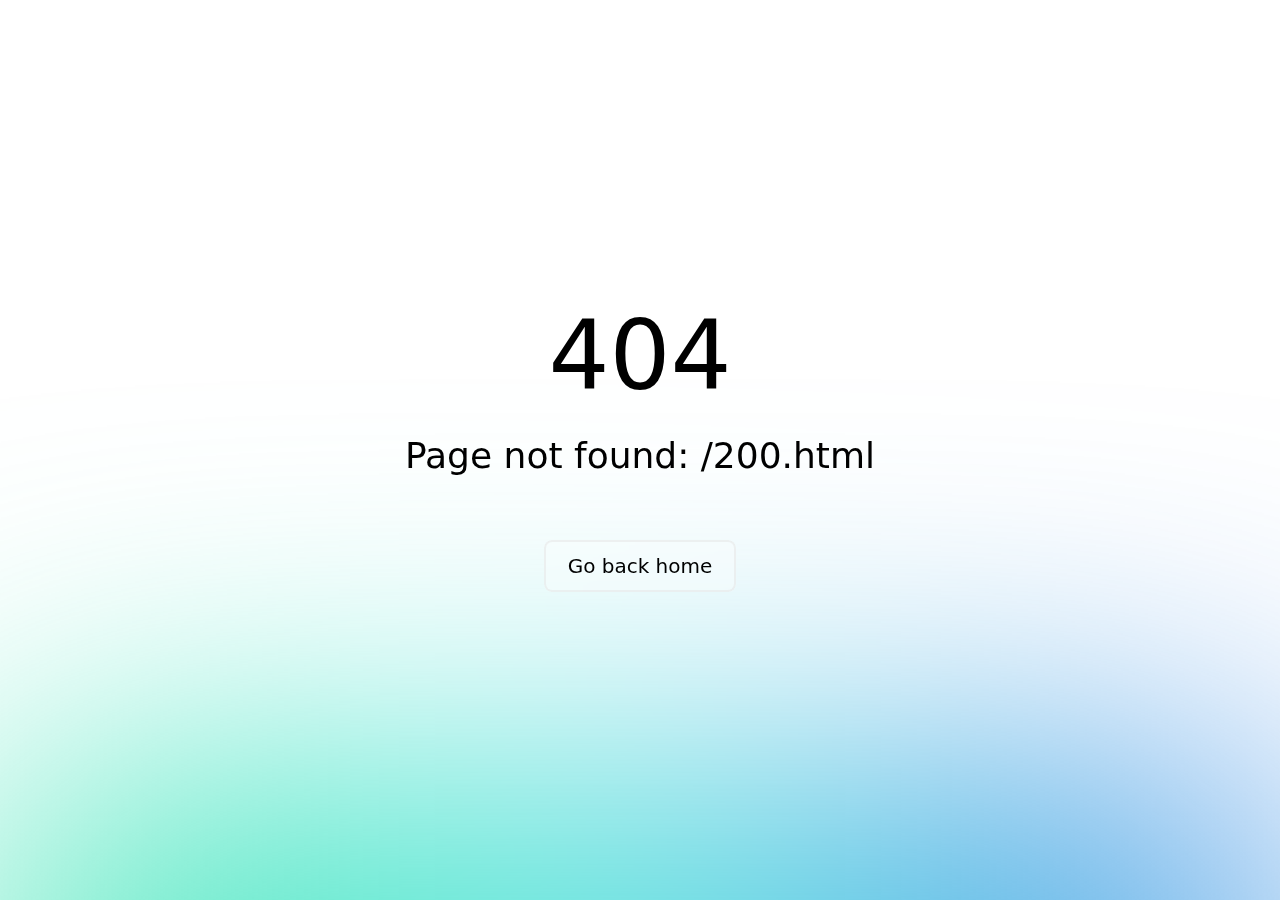
<file: 200.html>
<!DOCTYPE html><html><head><meta charset="utf-8">
<meta name="viewport" content="width=device-width, initial-scale=1">
<style>*,::backdrop,:after,:before{--tw-border-spacing-x:0;--tw-border-spacing-y:0;--tw-translate-x:0;--tw-translate-y:0;--tw-rotate:0;--tw-skew-x:0;--tw-skew-y:0;--tw-scale-x:1;--tw-scale-y:1;--tw-pan-x: ;--tw-pan-y: ;--tw-pinch-zoom: ;--tw-scroll-snap-strictness:proximity;--tw-gradient-from-position: ;--tw-gradient-via-position: ;--tw-gradient-to-position: ;--tw-ordinal: ;--tw-slashed-zero: ;--tw-numeric-figure: ;--tw-numeric-spacing: ;--tw-numeric-fraction: ;--tw-ring-inset: ;--tw-ring-offset-width:0px;--tw-ring-offset-color:#fff;--tw-ring-color:#3b82f680;--tw-ring-offset-shadow:0 0 #0000;--tw-ring-shadow:0 0 #0000;--tw-shadow:0 0 #0000;--tw-shadow-colored:0 0 #0000;--tw-blur: ;--tw-brightness: ;--tw-contrast: ;--tw-grayscale: ;--tw-hue-rotate: ;--tw-invert: ;--tw-saturate: ;--tw-sepia: ;--tw-drop-shadow: ;--tw-backdrop-blur: ;--tw-backdrop-brightness: ;--tw-backdrop-contrast: ;--tw-backdrop-grayscale: ;--tw-backdrop-hue-rotate: ;--tw-backdrop-invert: ;--tw-backdrop-opacity: ;--tw-backdrop-saturate: ;--tw-backdrop-sepia: ;--tw-contain-size: ;--tw-contain-layout: ;--tw-contain-paint: ;--tw-contain-style: }/*! tailwindcss v3.4.17 | MIT License | https://tailwindcss.com*/*,:after,:before{border:0 solid #e5e7eb;box-sizing:border-box}:after,:before{--tw-content:""}:host,html{line-height:1.5;-webkit-text-size-adjust:100%;font-family:ui-sans-serif,system-ui,sans-serif,Apple Color Emoji,Segoe UI Emoji,Segoe UI Symbol,Noto Color Emoji;font-feature-settings:normal;font-variation-settings:normal;-moz-tab-size:4;tab-size:4;-webkit-tap-highlight-color:transparent}body{line-height:inherit;margin:0}hr{border-top-width:1px;color:inherit;height:0}abbr:where([title]){-webkit-text-decoration:underline dotted;text-decoration:underline dotted}h1,h2,h3,h4,h5,h6{font-size:inherit;font-weight:inherit}a{color:inherit;text-decoration:inherit}b,strong{font-weight:bolder}code,kbd,pre,samp{font-family:ui-monospace,SFMono-Regular,Menlo,Monaco,Consolas,Liberation Mono,Courier New,monospace;font-feature-settings:normal;font-size:1em;font-variation-settings:normal}small{font-size:80%}sub,sup{font-size:75%;line-height:0;position:relative;vertical-align:initial}sub{bottom:-.25em}sup{top:-.5em}table{border-collapse:collapse;border-color:inherit;text-indent:0}button,input,optgroup,select,textarea{color:inherit;font-family:inherit;font-feature-settings:inherit;font-size:100%;font-variation-settings:inherit;font-weight:inherit;letter-spacing:inherit;line-height:inherit;margin:0;padding:0}button,select{text-transform:none}button,input:where([type=button]),input:where([type=reset]),input:where([type=submit]){-webkit-appearance:button;background-color:initial;background-image:none}:-moz-focusring{outline:auto}:-moz-ui-invalid{box-shadow:none}progress{vertical-align:initial}::-webkit-inner-spin-button,::-webkit-outer-spin-button{height:auto}[type=search]{-webkit-appearance:textfield;outline-offset:-2px}::-webkit-search-decoration{-webkit-appearance:none}::-webkit-file-upload-button{-webkit-appearance:button;font:inherit}summary{display:list-item}blockquote,dd,dl,figure,h1,h2,h3,h4,h5,h6,hr,p,pre{margin:0}fieldset{margin:0}fieldset,legend{padding:0}menu,ol,ul{list-style:none;margin:0;padding:0}dialog{padding:0}textarea{resize:vertical}input::placeholder,textarea::placeholder{color:#9ca3af;opacity:1}[role=button],button{cursor:pointer}:disabled{cursor:default}audio,canvas,embed,iframe,img,object,svg,video{display:block;vertical-align:middle}img,video{height:auto;max-width:100%}[hidden]:where(:not([hidden=until-found])){display:none}.absolute{position:absolute}.relative{position:relative}.mx-auto{margin-left:auto;margin-right:auto}.mb-2{margin-bottom:.5rem}.mb-3{margin-bottom:.75rem}.mb-4{margin-bottom:1rem}.mb-6{margin-bottom:1.5rem}.mb-8{margin-bottom:2rem}.ml-0\.5{margin-left:.125rem}.ml-2{margin-left:.5rem}.ml-auto{margin-left:auto}.mr-3{margin-right:.75rem}.mt-1{margin-top:.25rem}.mt-2{margin-top:.5rem}.mt-3{margin-top:.75rem}.mt-4{margin-top:1rem}.mt-6{margin-top:1.5rem}.flex{display:flex}.inline-flex{display:inline-flex}.grid{display:grid}.h-2{height:.5rem}.min-h-\[120px\]{min-height:120px}.min-h-screen{min-height:100vh}.w-2{width:.5rem}.max-w-6xl{max-width:72rem}.flex-shrink-0{flex-shrink:0}.transform{transform:translate(var(--tw-translate-x),var(--tw-translate-y)) rotate(var(--tw-rotate)) skew(var(--tw-skew-x)) skewY(var(--tw-skew-y)) scaleX(var(--tw-scale-x)) scaleY(var(--tw-scale-y))}@keyframes bounce{0%,to{animation-timing-function:cubic-bezier(.8,0,1,1);transform:translateY(-25%)}50%{animation-timing-function:cubic-bezier(0,0,.2,1);transform:none}}.animate-bounce{animation:bounce 1s infinite}@keyframes pulse{50%{opacity:.5}}.animate-pulse{animation:pulse 2s cubic-bezier(.4,0,.6,1) infinite}.cursor-not-allowed{cursor:not-allowed}.grid-cols-1{grid-template-columns:repeat(1,minmax(0,1fr))}.flex-col{flex-direction:column}.flex-wrap{flex-wrap:wrap}.items-start{align-items:flex-start}.items-center{align-items:center}.items-baseline{align-items:baseline}.justify-center{justify-content:center}.justify-between{justify-content:space-between}.gap-1{gap:.25rem}.gap-2{gap:.5rem}.gap-3{gap:.75rem}.gap-4{gap:1rem}.gap-6{gap:1.5rem}.gap-8{gap:2rem}.space-y-2>:not([hidden])~:not([hidden]){--tw-space-y-reverse:0;margin-bottom:calc(.5rem*var(--tw-space-y-reverse));margin-top:calc(.5rem*(1 - var(--tw-space-y-reverse)))}.space-y-4>:not([hidden])~:not([hidden]){--tw-space-y-reverse:0;margin-bottom:calc(1rem*var(--tw-space-y-reverse));margin-top:calc(1rem*(1 - var(--tw-space-y-reverse)))}.space-y-7>:not([hidden])~:not([hidden]){--tw-space-y-reverse:0;margin-bottom:calc(1.75rem*var(--tw-space-y-reverse));margin-top:calc(1.75rem*(1 - var(--tw-space-y-reverse)))}.rounded{border-radius:.25rem}.rounded-full{border-radius:9999px}.rounded-lg{border-radius:.5rem}.border{border-width:1px}.border-t{border-top-width:1px}.border-cyan-400{--tw-border-opacity:1;border-color:rgb(34 211 238/var(--tw-border-opacity,1))}.border-gray-600{--tw-border-opacity:1;border-color:rgb(75 85 99/var(--tw-border-opacity,1))}.border-gray-700{--tw-border-opacity:1;border-color:rgb(55 65 81/var(--tw-border-opacity,1))}.border-gray-800{--tw-border-opacity:1;border-color:rgb(30 30 30/var(--tw-border-opacity,1))}.bg-cyan-400\/10{background-color:#22d3ee1a}.bg-gray-700{--tw-bg-opacity:1;background-color:rgb(55 65 81/var(--tw-bg-opacity,1))}.bg-gray-800{--tw-bg-opacity:1;background-color:rgb(30 30 30/var(--tw-bg-opacity,1))}.bg-gray-800\/50{background-color:#1e1e1e80}.bg-gray-900{--tw-bg-opacity:1;background-color:rgb(18 18 18/var(--tw-bg-opacity,1))}.bg-gray-950{--tw-bg-opacity:1;background-color:rgb(10 10 10/var(--tw-bg-opacity,1))}.bg-green-400{--tw-bg-opacity:1;background-color:rgb(74 222 128/var(--tw-bg-opacity,1))}.bg-green-900{--tw-bg-opacity:1;background-color:rgb(20 83 45/var(--tw-bg-opacity,1))}.bg-yellow-400{--tw-bg-opacity:1;background-color:rgb(250 204 21/var(--tw-bg-opacity,1))}.bg-yellow-900{--tw-bg-opacity:1;background-color:rgb(113 63 18/var(--tw-bg-opacity,1))}.p-3{padding:.75rem}.p-4{padding:1rem}.p-6{padding:1.5rem}.p-8{padding:2rem}.px-3{padding-left:.75rem;padding-right:.75rem}.px-4{padding-left:1rem;padding-right:1rem}.px-6{padding-left:1.5rem;padding-right:1.5rem}.py-1{padding-bottom:.25rem;padding-top:.25rem}.py-2{padding-bottom:.5rem;padding-top:.5rem}.py-3{padding-bottom:.75rem;padding-top:.75rem}.pt-4{padding-top:1rem}.font-mono{font-family:ui-monospace,SFMono-Regular,Menlo,Monaco,Consolas,Liberation Mono,Courier New,monospace}.text-2xl{font-size:1.5rem;line-height:2rem}.text-3xl{font-size:1.875rem;line-height:2.25rem}.text-4xl{font-size:2.25rem;line-height:2.5rem}.text-lg{font-size:1.125rem;line-height:1.75rem}.text-sm{font-size:.875rem;line-height:1.25rem}.text-xl{font-size:1.25rem;line-height:1.75rem}.text-xs{font-size:.75rem;line-height:1rem}.font-medium{font-weight:500}.capitalize{text-transform:capitalize}.text-cyan-400{--tw-text-opacity:1;color:rgb(34 211 238/var(--tw-text-opacity,1))}.text-gray-100{--tw-text-opacity:1;color:rgb(243 244 246/var(--tw-text-opacity,1))}.text-gray-300{--tw-text-opacity:1;color:rgb(209 213 219/var(--tw-text-opacity,1))}.text-gray-400{--tw-text-opacity:1;color:rgb(156 163 175/var(--tw-text-opacity,1))}.text-gray-500{--tw-text-opacity:1;color:rgb(107 114 128/var(--tw-text-opacity,1))}.text-gray-700{--tw-text-opacity:1;color:rgb(55 65 81/var(--tw-text-opacity,1))}.text-green-300{--tw-text-opacity:1;color:rgb(134 239 172/var(--tw-text-opacity,1))}.text-green-400{--tw-text-opacity:1;color:rgb(74 222 128/var(--tw-text-opacity,1))}.text-yellow-300{--tw-text-opacity:1;color:rgb(253 224 71/var(--tw-text-opacity,1))}.opacity-0{opacity:0}.opacity-50{opacity:.5}.filter{filter:var(--tw-blur) var(--tw-brightness) var(--tw-contrast) var(--tw-grayscale) var(--tw-hue-rotate) var(--tw-invert) var(--tw-saturate) var(--tw-sepia) var(--tw-drop-shadow)}.transition{transition-duration:.15s;transition-property:color,background-color,border-color,text-decoration-color,fill,stroke,opacity,box-shadow,transform,filter,backdrop-filter;transition-timing-function:cubic-bezier(.4,0,.2,1)}.delay-100{transition-delay:.1s}.delay-200{transition-delay:.2s}.hover\:border-cyan-400:hover{--tw-border-opacity:1;border-color:rgb(34 211 238/var(--tw-border-opacity,1))}.hover\:border-cyan-400\/30:hover{border-color:#22d3ee4d}.hover\:border-gray-600:hover{--tw-border-opacity:1;border-color:rgb(75 85 99/var(--tw-border-opacity,1))}.hover\:bg-cyan-400\/10:hover{background-color:#22d3ee1a}.hover\:text-cyan-400:hover{--tw-text-opacity:1;color:rgb(34 211 238/var(--tw-text-opacity,1))}.group:hover .group-hover\:opacity-100{opacity:1}@media (min-width:640px){.sm\:grid-cols-2{grid-template-columns:repeat(2,minmax(0,1fr))}}@media (min-width:768px){.md\:grid-cols-2{grid-template-columns:repeat(2,minmax(0,1fr))}}@media (min-width:1024px){.lg\:sticky{position:sticky}.lg\:top-4{top:1rem}.lg\:h-\[calc\(100vh-2rem\)\]{height:calc(100vh - 2rem)}.lg\:grid-cols-2{grid-template-columns:repeat(2,minmax(0,1fr))}.lg\:grid-cols-3{grid-template-columns:repeat(3,minmax(0,1fr))}}</style>
<style>.custom-border{border-color:#6d28d94d;border-width:2px;clip-path:polygon(0 5%,5% 0,95% 0,100% 5%,100% 95%,95% 100%,5% 100%,0 95%,0 5%)}</style>
<style>.page-enter-active,.page-leave-active{transition:all .5s ease}.page-enter-from,.page-leave-to{opacity:0}.page-leave-active{position:absolute;width:100%}body,html{background-color:#0a0a0a;margin:0;padding:0}</style>
<link rel="stylesheet" href="/_nuxt/entry.9pPwhz4I.css" crossorigin>
<link rel="modulepreload" as="script" crossorigin href="/_nuxt/BIsUjrgM.js">
<link rel="prefetch" as="script" crossorigin href="/_nuxt/BYgBP9BH.js">
<link rel="prefetch" as="script" crossorigin href="/_nuxt/R5SQk0JW.js">
<link rel="prefetch" as="script" crossorigin href="/_nuxt/DaSeT2rQ.js">
<link rel="prefetch" as="script" crossorigin href="/_nuxt/C4Ilibeg.js">
<script type="module" src="/_nuxt/BIsUjrgM.js" crossorigin></script></head><body><div id="__nuxt"></div><div id="teleports"></div><script type="application/json" data-nuxt-data="nuxt-app" data-ssr="false" id="__NUXT_DATA__">[{"prerenderedAt":1,"serverRendered":2},1744856989305,false]</script>
<script>window.__NUXT__={};window.__NUXT__.config={public:{},app:{baseURL:"/",buildId:"d56e600c-997e-4abd-84fc-c7ed64412418",buildAssetsDir:"/_nuxt/",cdnURL:""}}</script></body></html>
</file>
<file: _nuxt/entry.9pPwhz4I.css>
.page-enter-active,.page-leave-active{transition:all .5s ease}.page-enter-from,.page-leave-to{opacity:0}.page-leave-active{position:absolute;width:100%}body,html{background-color:#0a0a0a;margin:0;padding:0}
</file>
<file: _nuxt/index.CWKiGK_-.css>
.animate-fade-in{animation:fadeIn .5s ease-out}@keyframes fadeIn{0%{opacity:0;transform:translateY(10px)}to{opacity:1;transform:translateY(0)}}
</file>
